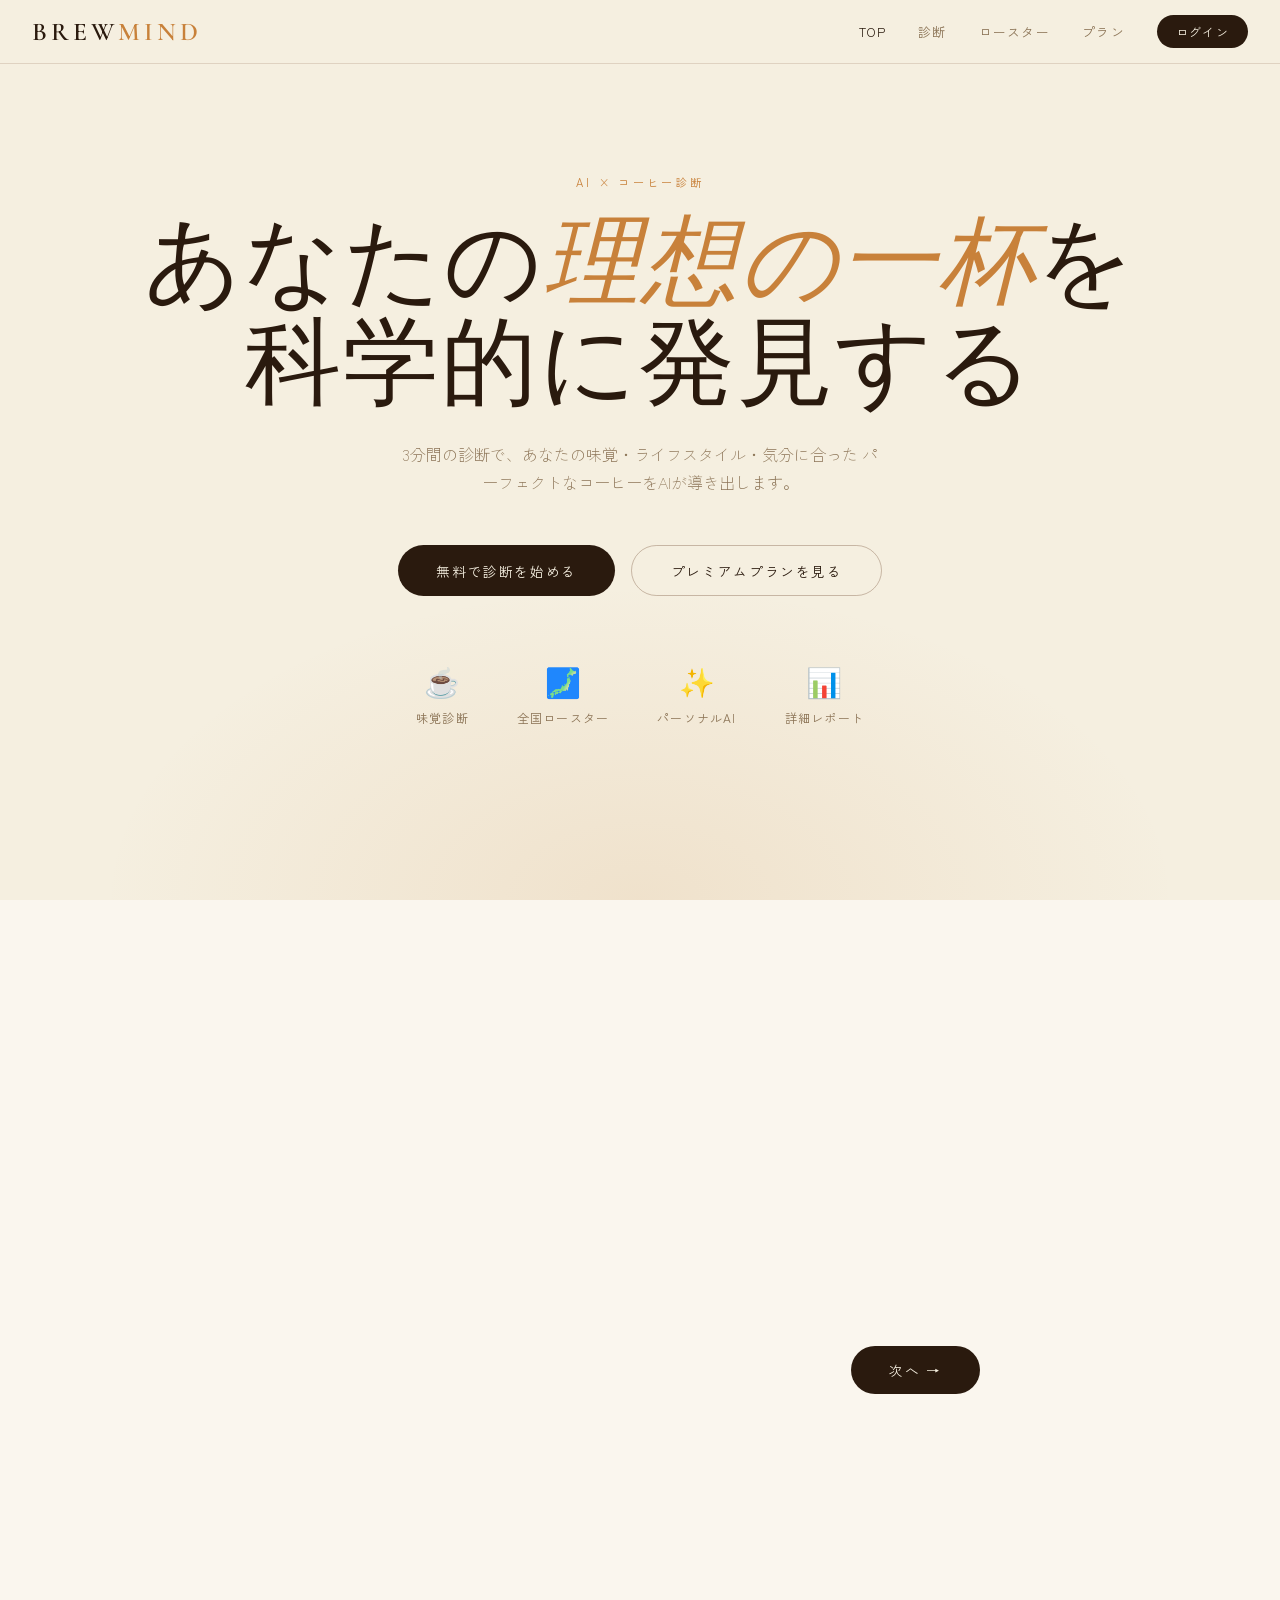
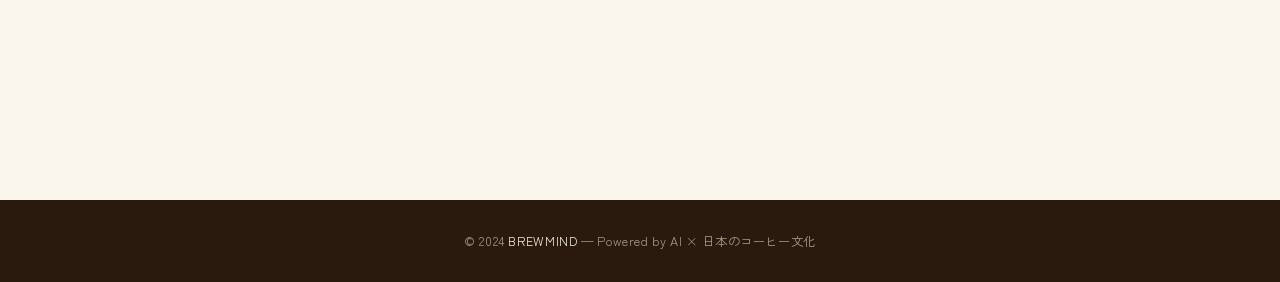
<file: coffee-ai-site.html>
<!DOCTYPE html>
<html lang="ja">
<head>
<meta charset="UTF-8">
<meta name="viewport" content="width=device-width, initial-scale=1.0">
<title>BREWMIND — あなただけのコーヒー診断</title>
<link rel="preconnect" href="https://fonts.googleapis.com">
<link href="https://fonts.googleapis.com/css2?family=Cormorant+Garamond:ital,wght@0,300;0,400;0,600;1,300;1,400&family=Zen+Kaku+Gothic+New:wght@300;400;500&display=swap" rel="stylesheet">
<style>
:root {
  --cream: #F5EFE0;
  --cream-dark: #EDE3CC;
  --espresso: #2A1A0E;
  --roast: #5C3317;
  --caramel: #C8813A;
  --gold: #D4A853;
  --milk: #FAF6EE;
  --muted: #8B7355;
  --border: rgba(92,51,23,0.15);
  --border-strong: rgba(92,51,23,0.3);
  --shadow: 0 4px 24px rgba(42,26,14,0.08);
  --radius: 16px;
  --font-serif: 'Cormorant Garamond', serif;
  --font-sans: 'Zen Kaku Gothic New', sans-serif;
}

* { box-sizing: border-box; margin: 0; padding: 0; }

body {
  font-family: var(--font-sans);
  background: var(--cream);
  color: var(--espresso);
  min-height: 100vh;
  overflow-x: hidden;
}

/* NAV */
nav {
  position: fixed; top: 0; left: 0; right: 0; z-index: 100;
  background: rgba(245,239,224,0.92);
  backdrop-filter: blur(12px);
  border-bottom: 0.5px solid var(--border);
  padding: 0 2rem;
  display: flex; align-items: center; justify-content: space-between;
  height: 64px;
}
.nav-logo {
  font-family: var(--font-serif);
  font-size: 1.6rem;
  font-weight: 600;
  letter-spacing: 0.15em;
  color: var(--espresso);
}
.nav-logo span { color: var(--caramel); }
.nav-links { display: flex; gap: 2rem; align-items: center; }
.nav-links a {
  font-size: 0.8rem;
  letter-spacing: 0.1em;
  color: var(--muted);
  text-decoration: none;
  text-transform: uppercase;
  cursor: pointer;
  transition: color 0.2s;
}
.nav-links a:hover, .nav-links a.active { color: var(--espresso); }
.nav-cta {
  background: var(--espresso) !important;
  color: var(--cream) !important;
  padding: 0.5rem 1.2rem !important;
  border-radius: 100px;
  font-size: 0.75rem !important;
  letter-spacing: 0.12em;
}
.nav-cta:hover { background: var(--roast) !important; }

/* SECTIONS */
section { display: none; padding-top: 64px; min-height: 100vh; }
section.active { display: block; }

/* HERO */
#hero {
  display: flex; flex-direction: column;
  align-items: center; justify-content: center;
  text-align: center;
  min-height: 100vh;
  background:
    radial-gradient(ellipse 60% 50% at 50% 100%, rgba(200,129,58,0.12) 0%, transparent 70%),
    var(--cream);
  padding: 64px 2rem 4rem;
}
.hero-eyebrow {
  font-size: 0.7rem;
  letter-spacing: 0.3em;
  color: var(--caramel);
  text-transform: uppercase;
  margin-bottom: 1.5rem;
}
.hero-title {
  font-family: var(--font-serif);
  font-size: clamp(3rem, 8vw, 6rem);
  font-weight: 300;
  line-height: 1.05;
  letter-spacing: 0.02em;
  margin-bottom: 1.5rem;
  color: var(--espresso);
}
.hero-title em { font-style: italic; color: var(--caramel); }
.hero-sub {
  font-size: 1rem;
  color: var(--muted);
  line-height: 1.8;
  max-width: 480px;
  margin: 0 auto 3rem;
  font-weight: 300;
}
.hero-btns { display: flex; gap: 1rem; flex-wrap: wrap; justify-content: center; }
.btn-primary {
  background: var(--espresso);
  color: var(--cream);
  border: none;
  padding: 0.9rem 2.4rem;
  border-radius: 100px;
  font-family: var(--font-sans);
  font-size: 0.85rem;
  letter-spacing: 0.12em;
  cursor: pointer;
  transition: background 0.2s, transform 0.15s;
}
.btn-primary:hover { background: var(--roast); transform: translateY(-1px); }
.btn-outline {
  background: transparent;
  color: var(--espresso);
  border: 1px solid var(--border-strong);
  padding: 0.9rem 2.4rem;
  border-radius: 100px;
  font-family: var(--font-sans);
  font-size: 0.85rem;
  letter-spacing: 0.12em;
  cursor: pointer;
  transition: all 0.2s;
}
.btn-outline:hover { background: var(--espresso); color: var(--cream); }

.hero-features {
  display: flex; gap: 3rem;
  margin-top: 4rem;
  flex-wrap: wrap; justify-content: center;
}
.hero-feature {
  text-align: center;
}
.hero-feature-icon {
  font-size: 1.8rem;
  margin-bottom: 0.5rem;
}
.hero-feature-label {
  font-size: 0.75rem;
  letter-spacing: 0.1em;
  color: var(--muted);
  text-transform: uppercase;
}

/* QUIZ */
#quiz {
  background: var(--milk);
  min-height: 100vh;
  display: flex;
  align-items: center;
  justify-content: center;
  padding: 64px 1rem 4rem;
}
.quiz-container {
  max-width: 680px;
  width: 100%;
  margin: 0 auto;
}
.quiz-progress {
  display: flex; gap: 4px; margin-bottom: 2.5rem;
}
.progress-bar {
  height: 3px;
  flex: 1;
  background: var(--border);
  border-radius: 2px;
  overflow: hidden;
}
.progress-bar.done { background: var(--caramel); }
.progress-bar.active { background: linear-gradient(90deg, var(--caramel), var(--gold)); }

.quiz-step { display: none; }
.quiz-step.active { display: block; animation: fadeUp 0.4s ease; }

@keyframes fadeUp {
  from { opacity: 0; transform: translateY(16px); }
  to { opacity: 1; transform: translateY(0); }
}

.quiz-category {
  font-size: 0.7rem;
  letter-spacing: 0.25em;
  color: var(--caramel);
  text-transform: uppercase;
  margin-bottom: 0.8rem;
}
.quiz-question {
  font-family: var(--font-serif);
  font-size: clamp(1.6rem, 4vw, 2.4rem);
  font-weight: 300;
  line-height: 1.3;
  margin-bottom: 0.6rem;
  color: var(--espresso);
}
.quiz-hint {
  font-size: 0.85rem;
  color: var(--muted);
  margin-bottom: 2rem;
  font-weight: 300;
}
.quiz-options {
  display: grid; gap: 0.75rem;
  grid-template-columns: 1fr;
}
.quiz-options.two-col { grid-template-columns: 1fr 1fr; }
.quiz-option {
  background: white;
  border: 1.5px solid var(--border);
  border-radius: var(--radius);
  padding: 1.1rem 1.4rem;
  cursor: pointer;
  transition: all 0.2s;
  text-align: left;
  display: flex; align-items: center; gap: 1rem;
}
.quiz-option:hover { border-color: var(--caramel); background: #FFFCF7; }
.quiz-option.selected { border-color: var(--caramel); background: rgba(200,129,58,0.06); }
.option-icon { font-size: 1.6rem; flex-shrink: 0; }
.option-label { font-size: 0.95rem; font-weight: 400; color: var(--espresso); }
.option-desc { font-size: 0.78rem; color: var(--muted); margin-top: 2px; font-weight: 300; }

.quiz-nav {
  display: flex; justify-content: space-between; align-items: center;
  margin-top: 2.5rem;
}
.btn-back {
  background: none;
  border: none;
  color: var(--muted);
  font-family: var(--font-sans);
  font-size: 0.85rem;
  cursor: pointer;
  letter-spacing: 0.05em;
  padding: 0.5rem;
}
.btn-back:hover { color: var(--espresso); }

/* RESULT */
#result {
  background: var(--cream);
  min-height: 100vh;
  padding: 64px 1rem 6rem;
}
.result-inner {
  max-width: 800px;
  margin: 0 auto;
  padding-top: 3rem;
}
.result-hero {
  text-align: center;
  margin-bottom: 3rem;
}
.result-type {
  font-size: 0.7rem;
  letter-spacing: 0.3em;
  color: var(--caramel);
  text-transform: uppercase;
  margin-bottom: 1rem;
}
.result-name {
  font-family: var(--font-serif);
  font-size: clamp(2.5rem, 7vw, 4.5rem);
  font-weight: 300;
  line-height: 1.1;
  color: var(--espresso);
  margin-bottom: 1rem;
}
.result-name em { font-style: italic; color: var(--caramel); }
.result-tagline {
  font-size: 1rem;
  color: var(--muted);
  font-weight: 300;
  line-height: 1.7;
  max-width: 520px;
  margin: 0 auto;
}

.result-grid {
  display: grid;
  grid-template-columns: 1fr 1fr;
  gap: 1.5rem;
  margin-bottom: 2rem;
}
.result-card {
  background: white;
  border-radius: var(--radius);
  border: 0.5px solid var(--border);
  padding: 1.5rem;
}
.result-card-title {
  font-size: 0.7rem;
  letter-spacing: 0.2em;
  color: var(--caramel);
  text-transform: uppercase;
  margin-bottom: 1rem;
}
.flavor-tags {
  display: flex; flex-wrap: wrap; gap: 0.5rem;
}
.flavor-tag {
  background: var(--cream);
  border: 0.5px solid var(--border-strong);
  border-radius: 100px;
  padding: 0.35rem 0.9rem;
  font-size: 0.8rem;
  color: var(--espresso);
}
.brew-method {
  display: flex; align-items: center; gap: 0.75rem;
  margin-bottom: 0.75rem;
}
.brew-icon { font-size: 1.4rem; }
.brew-name { font-size: 0.9rem; font-weight: 400; }
.brew-reason { font-size: 0.78rem; color: var(--muted); font-weight: 300; }

.origin-bar {
  display: flex; gap: 0.5rem; align-items: center; margin-bottom: 0.6rem;
}
.origin-name { font-size: 0.85rem; min-width: 80px; }
.origin-track {
  flex: 1; height: 6px; background: var(--cream-dark); border-radius: 4px; overflow: hidden;
}
.origin-fill {
  height: 100%; background: linear-gradient(90deg, var(--roast), var(--caramel));
  border-radius: 4px;
  transition: width 1s ease;
}

.result-roasters {
  background: white;
  border-radius: var(--radius);
  border: 0.5px solid var(--border);
  padding: 1.5rem;
  margin-bottom: 2rem;
}
.roaster-preview {
  display: grid; grid-template-columns: repeat(3, 1fr); gap: 1rem;
}
.roaster-mini {
  text-align: center;
  padding: 1rem;
  border-radius: 12px;
  background: var(--cream);
  border: 0.5px solid var(--border);
}
.roaster-mini-name { font-size: 0.82rem; font-weight: 500; color: var(--espresso); }
.roaster-mini-loc { font-size: 0.72rem; color: var(--muted); margin-top: 2px; }
.roaster-mini-badge {
  display: inline-block;
  background: rgba(200,129,58,0.12);
  color: var(--roast);
  font-size: 0.68rem;
  padding: 0.2rem 0.6rem;
  border-radius: 100px;
  margin-top: 0.4rem;
}
.blur-overlay {
  position: relative;
}
.blur-overlay::after {
  content: '';
  position: absolute;
  bottom: 0; left: 0; right: 0;
  height: 80px;
  background: linear-gradient(transparent, white);
  border-radius: 0 0 12px 12px;
}

.upgrade-banner {
  background: var(--espresso);
  border-radius: var(--radius);
  padding: 2.5rem;
  text-align: center;
  color: var(--cream);
  margin-bottom: 2rem;
}
.upgrade-banner h3 {
  font-family: var(--font-serif);
  font-size: 1.8rem;
  font-weight: 300;
  margin-bottom: 0.75rem;
  letter-spacing: 0.02em;
}
.upgrade-banner p {
  font-size: 0.9rem;
  color: rgba(245,239,224,0.7);
  margin-bottom: 1.5rem;
  font-weight: 300;
  line-height: 1.6;
}
.btn-gold {
  background: var(--gold);
  color: var(--espresso);
  border: none;
  padding: 0.9rem 2.4rem;
  border-radius: 100px;
  font-family: var(--font-sans);
  font-size: 0.85rem;
  font-weight: 500;
  letter-spacing: 0.1em;
  cursor: pointer;
  transition: all 0.2s;
}
.btn-gold:hover { background: var(--caramel); color: white; }

/* ROASTERS PAGE */
#roasters {
  background: var(--milk);
  min-height: 100vh;
  padding: 64px 1.5rem 6rem;
}
.page-header {
  max-width: 900px;
  margin: 0 auto;
  padding-top: 3rem;
  margin-bottom: 2.5rem;
}
.page-eyebrow {
  font-size: 0.7rem;
  letter-spacing: 0.3em;
  color: var(--caramel);
  text-transform: uppercase;
  margin-bottom: 0.75rem;
}
.page-title {
  font-family: var(--font-serif);
  font-size: clamp(2rem, 5vw, 3.2rem);
  font-weight: 300;
  line-height: 1.2;
  color: var(--espresso);
  margin-bottom: 0.5rem;
}
.page-sub {
  font-size: 0.9rem;
  color: var(--muted);
  font-weight: 300;
  line-height: 1.7;
}

.roaster-filters {
  max-width: 900px;
  margin: 0 auto 2rem;
  display: flex; gap: 0.75rem; flex-wrap: wrap;
}
.filter-btn {
  background: white;
  border: 1px solid var(--border);
  border-radius: 100px;
  padding: 0.45rem 1.1rem;
  font-family: var(--font-sans);
  font-size: 0.8rem;
  letter-spacing: 0.05em;
  color: var(--muted);
  cursor: pointer;
  transition: all 0.2s;
}
.filter-btn:hover, .filter-btn.active {
  background: var(--espresso); color: var(--cream); border-color: var(--espresso);
}

.roasters-grid {
  max-width: 900px;
  margin: 0 auto;
  display: grid;
  grid-template-columns: repeat(auto-fill, minmax(260px, 1fr));
  gap: 1.25rem;
}
.roaster-card {
  background: white;
  border-radius: var(--radius);
  border: 0.5px solid var(--border);
  overflow: hidden;
  transition: box-shadow 0.2s, transform 0.2s;
  cursor: pointer;
}
.roaster-card:hover { box-shadow: var(--shadow); transform: translateY(-2px); }
.roaster-card-top {
  height: 80px;
  display: flex; align-items: center; justify-content: center;
  font-size: 2.5rem;
}
.roaster-card-body { padding: 1.2rem 1.25rem; }
.roaster-card-name {
  font-family: var(--font-serif);
  font-size: 1.2rem;
  font-weight: 400;
  margin-bottom: 0.25rem;
  color: var(--espresso);
}
.roaster-card-loc {
  font-size: 0.75rem;
  color: var(--muted);
  letter-spacing: 0.06em;
  margin-bottom: 0.8rem;
  display: flex; align-items: center; gap: 0.3rem;
}
.roaster-card-tags { display: flex; flex-wrap: wrap; gap: 0.4rem; }
.roaster-tag {
  background: var(--cream);
  border: 0.5px solid var(--border-strong);
  border-radius: 100px;
  padding: 0.2rem 0.65rem;
  font-size: 0.72rem;
  color: var(--roast);
}
.roaster-card-footer {
  padding: 0.8rem 1.25rem;
  border-top: 0.5px solid var(--border);
  display: flex; justify-content: space-between; align-items: center;
}
.roaster-rating { font-size: 0.8rem; color: var(--muted); }
.roaster-rating span { color: var(--gold); }

/* PLANS */
#plans {
  background: var(--cream);
  min-height: 100vh;
  padding: 64px 1.5rem 6rem;
}
.plans-inner {
  max-width: 900px;
  margin: 0 auto;
  padding-top: 3rem;
  text-align: center;
}
.plans-title {
  font-family: var(--font-serif);
  font-size: clamp(2.2rem, 5vw, 3.4rem);
  font-weight: 300;
  color: var(--espresso);
  margin-bottom: 0.75rem;
}
.plans-sub {
  font-size: 0.95rem;
  color: var(--muted);
  font-weight: 300;
  margin-bottom: 3rem;
}
.plans-grid {
  display: grid;
  grid-template-columns: repeat(3, 1fr);
  gap: 1.5rem;
  text-align: left;
}
.plan-card {
  background: white;
  border-radius: var(--radius);
  border: 1px solid var(--border);
  padding: 2rem 1.75rem;
  position: relative;
}
.plan-card.featured {
  border-color: var(--caramel);
  border-width: 2px;
}
.plan-badge {
  position: absolute; top: -1px; left: 50%; transform: translateX(-50%);
  background: var(--caramel);
  color: white;
  font-size: 0.68rem;
  letter-spacing: 0.15em;
  text-transform: uppercase;
  padding: 0.3rem 1rem;
  border-radius: 0 0 8px 8px;
}
.plan-name {
  font-family: var(--font-serif);
  font-size: 1.4rem;
  font-weight: 400;
  color: var(--espresso);
  margin-bottom: 0.25rem;
}
.plan-price {
  font-size: 2.4rem;
  font-weight: 300;
  color: var(--espresso);
  line-height: 1;
  margin: 1rem 0 0.25rem;
}
.plan-price sup { font-size: 1rem; vertical-align: top; margin-top: 0.4rem; }
.plan-price sub { font-size: 0.8rem; color: var(--muted); }
.plan-period { font-size: 0.78rem; color: var(--muted); margin-bottom: 1.5rem; }
.plan-divider { height: 0.5px; background: var(--border); margin: 1.5rem 0; }
.plan-features { list-style: none; }
.plan-features li {
  font-size: 0.85rem;
  color: var(--espresso);
  padding: 0.45rem 0;
  display: flex; align-items: flex-start; gap: 0.6rem;
  line-height: 1.4;
  font-weight: 300;
}
.feat-check { color: var(--caramel); flex-shrink: 0; margin-top: 1px; }
.feat-x { color: var(--border-strong); flex-shrink: 0; margin-top: 1px; }
.plan-cta {
  width: 100%;
  margin-top: 1.75rem;
  padding: 0.85rem;
  border-radius: 100px;
  font-family: var(--font-sans);
  font-size: 0.85rem;
  letter-spacing: 0.1em;
  cursor: pointer;
  border: 1.5px solid var(--espresso);
  background: transparent;
  color: var(--espresso);
  transition: all 0.2s;
}
.plan-card.featured .plan-cta {
  background: var(--espresso); color: var(--cream);
}
.plan-cta:hover { background: var(--espresso); color: var(--cream); }

/* LOADING */
.loading-overlay {
  position: fixed; inset: 0; z-index: 200;
  background: var(--cream);
  display: flex; flex-direction: column;
  align-items: center; justify-content: center;
  gap: 1.5rem;
}
.loading-overlay.hidden { display: none; }
.coffee-anim {
  width: 60px; height: 60px;
  border: 3px solid var(--border);
  border-top-color: var(--caramel);
  border-radius: 50%;
  animation: spin 1s linear infinite;
}
@keyframes spin { to { transform: rotate(360deg); } }
.loading-text {
  font-family: var(--font-serif);
  font-size: 1.2rem;
  color: var(--muted);
  font-style: italic;
}
.loading-steps { font-size: 0.8rem; color: var(--muted); letter-spacing: 0.05em; }

/* MODAL */
.modal-overlay {
  position: fixed; inset: 0; z-index: 300;
  background: rgba(42,26,14,0.6);
  display: flex; align-items: center; justify-content: center;
  padding: 1rem;
}
.modal-overlay.hidden { display: none; }
.modal {
  background: white;
  border-radius: var(--radius);
  padding: 2.5rem;
  max-width: 480px;
  width: 100%;
  position: relative;
}
.modal-close {
  position: absolute; top: 1rem; right: 1rem;
  background: none; border: none; font-size: 1.2rem; cursor: pointer;
  color: var(--muted);
}
.modal-title {
  font-family: var(--font-serif);
  font-size: 1.8rem; font-weight: 300;
  margin-bottom: 0.5rem;
}
.modal-sub { font-size: 0.85rem; color: var(--muted); margin-bottom: 1.5rem; font-weight: 300; }
.modal-input {
  width: 100%;
  border: 1px solid var(--border-strong);
  border-radius: 10px;
  padding: 0.85rem 1rem;
  font-family: var(--font-sans);
  font-size: 0.9rem;
  color: var(--espresso);
  background: var(--cream);
  margin-bottom: 1rem;
  outline: none;
}
.modal-input:focus { border-color: var(--caramel); }

/* FREE user gate */
.premium-gate {
  background: var(--espresso);
  border-radius: var(--radius);
  padding: 3rem 2rem;
  text-align: center;
  color: var(--cream);
}
.premium-gate h3 {
  font-family: var(--font-serif);
  font-size: 2rem; font-weight: 300; margin-bottom: 0.75rem;
}
.premium-gate p { font-size: 0.9rem; color: rgba(245,239,224,0.7); margin-bottom: 1.5rem; font-weight: 300; }

/* FOOTER */
footer {
  background: var(--espresso);
  color: rgba(245,239,224,0.6);
  text-align: center;
  padding: 2rem;
  font-size: 0.78rem;
  letter-spacing: 0.05em;
}
footer strong { color: var(--cream); font-weight: 400; }

@media (max-width: 640px) {
  .plans-grid { grid-template-columns: 1fr; }
  .result-grid { grid-template-columns: 1fr; }
  .roaster-preview { grid-template-columns: 1fr 1fr; }
  .quiz-options.two-col { grid-template-columns: 1fr; }
}
</style>
</head>
<body>

<nav>
  <div class="nav-logo">BREW<span>MIND</span></div>
  <div class="nav-links">
    <a onclick="showSection('hero')" class="active" id="nav-hero">TOP</a>
    <a onclick="startQuiz()" id="nav-quiz">診断</a>
    <a onclick="showRoasters()" id="nav-roasters">ロースター</a>
    <a onclick="showSection('plans')" id="nav-plans">プラン</a>
    <a onclick="openLogin()" class="nav-cta">ログイン</a>
  </div>
</nav>

<!-- LOADING -->
<div class="loading-overlay hidden" id="loading">
  <div class="coffee-anim"></div>
  <div class="loading-text">あなたのコーヒーを分析中…</div>
  <div class="loading-steps" id="loading-step">好みのプロファイルを構築しています</div>
</div>

<!-- LOGIN MODAL -->
<div class="modal-overlay hidden" id="login-modal">
  <div class="modal">
    <button class="modal-close" onclick="closeLogin()">✕</button>
    <div class="modal-title">おかえりなさい</div>
    <div class="modal-sub">アカウントにサインインして、診断履歴やプレミアム機能をご利用ください。</div>
    <input class="modal-input" type="email" placeholder="メールアドレス">
    <input class="modal-input" type="password" placeholder="パスワード">
    <button class="btn-primary" style="width:100%;margin-bottom:1rem;" onclick="closeLogin()">サインイン</button>
    <div style="text-align:center;font-size:0.8rem;color:var(--muted)">
      アカウントをお持ちでない方は <a href="#" onclick="closeLogin();showSection('plans')" style="color:var(--caramel);text-decoration:none">新規登録</a>
    </div>
  </div>
</div>

<!-- HERO -->
<section id="hero" class="active">
  <div class="hero-eyebrow">AI × コーヒー診断</div>
  <div class="hero-title">
    あなたの<em>理想の一杯</em>を<br>科学的に発見する
  </div>
  <p class="hero-sub">
    3分間の診断で、あなたの味覚・ライフスタイル・気分に合った
    パーフェクトなコーヒーをAIが導き出します。
  </p>
  <div class="hero-btns">
    <button class="btn-primary" onclick="startQuiz()">無料で診断を始める</button>
    <button class="btn-outline" onclick="showSection('plans')">プレミアムプランを見る</button>
  </div>
  <div class="hero-features">
    <div class="hero-feature">
      <div class="hero-feature-icon">☕</div>
      <div class="hero-feature-label">味覚診断</div>
    </div>
    <div class="hero-feature">
      <div class="hero-feature-icon">🗾</div>
      <div class="hero-feature-label">全国ロースター</div>
    </div>
    <div class="hero-feature">
      <div class="hero-feature-icon">✨</div>
      <div class="hero-feature-label">パーソナルAI</div>
    </div>
    <div class="hero-feature">
      <div class="hero-feature-icon">📊</div>
      <div class="hero-feature-label">詳細レポート</div>
    </div>
  </div>
</section>

<!-- QUIZ -->
<section id="quiz">
  <div class="quiz-container">
    <div class="quiz-progress" id="quiz-progress"></div>
    <div id="quiz-steps"></div>
    <div class="quiz-nav">
      <button class="btn-back" id="btn-back" onclick="quizBack()" style="visibility:hidden">← 戻る</button>
      <button class="btn-primary" id="btn-next" onclick="quizNext()" disabled>次へ →</button>
    </div>
  </div>
</section>

<!-- RESULT -->
<section id="result">
  <div class="result-inner" id="result-content"></div>
</section>

<!-- ROASTERS -->
<section id="roasters">
  <div class="page-header">
    <div class="page-eyebrow">全国のスペシャルティコーヒー</div>
    <div class="page-title">日本のロースターを発見する</div>
    <p class="page-sub">北海道から沖縄まで、こだわりのロースターを地域・スタイル別に探せます。</p>
  </div>
  <div id="roasters-content"></div>
</section>

<!-- PLANS -->
<section id="plans">
  <div class="plans-inner">
    <div class="page-eyebrow">料金プラン</div>
    <div class="plans-title">あなたのコーヒーライフを<br>もっと豊かに</div>
    <p class="plans-sub">無料から始めて、いつでもアップグレード可能</p>
    <div class="plans-grid">
      <div class="plan-card">
        <div class="plan-name">フリー</div>
        <div class="plan-price"><sup>¥</sup>0</div>
        <div class="plan-period">永久無料</div>
        <div class="plan-divider"></div>
        <ul class="plan-features">
          <li><span class="feat-check">✓</span> AI診断（月3回）</li>
          <li><span class="feat-check">✓</span> 基本結果の確認</li>
          <li><span class="feat-check">✓</span> おすすめ豆の提案</li>
          <li><span class="feat-x">—</span> <span style="color:var(--muted)">全国ロースター検索</span></li>
          <li><span class="feat-x">—</span> <span style="color:var(--muted)">詳細フレーバーレポート</span></li>
          <li><span class="feat-x">—</span> <span style="color:var(--muted)">診断履歴の保存</span></li>
        </ul>
        <button class="plan-cta" onclick="startQuiz()">無料で始める</button>
      </div>

      <div class="plan-card featured">
        <div class="plan-badge">人気 No.1</div>
        <div class="plan-name">スタンダード</div>
        <div class="plan-price"><sup>¥</sup>680<sub>/月</sub></div>
        <div class="plan-period">年払いで¥550/月</div>
        <div class="plan-divider"></div>
        <ul class="plan-features">
          <li><span class="feat-check">✓</span> AI診断（無制限）</li>
          <li><span class="feat-check">✓</span> 詳細フレーバーレポート</li>
          <li><span class="feat-check">✓</span> 全国ロースター検索・閲覧</li>
          <li><span class="feat-check">✓</span> 診断履歴の保存（12ヶ月）</li>
          <li><span class="feat-check">✓</span> マップで探すロースター</li>
          <li><span class="feat-x">—</span> <span style="color:var(--muted)">プロバリスタ監修コメント</span></li>
        </ul>
        <button class="plan-cta" onclick="openLogin()">スタートする</button>
      </div>

      <div class="plan-card">
        <div class="plan-name">プレミアム</div>
        <div class="plan-price"><sup>¥</sup>1,480<sub>/月</sub></div>
        <div class="plan-period">年払いで¥1,180/月</div>
        <div class="plan-divider"></div>
        <ul class="plan-features">
          <li><span class="feat-check">✓</span> スタンダードの全機能</li>
          <li><span class="feat-check">✓</span> プロバリスタ監修コメント</li>
          <li><span class="feat-check">✓</span> 季節限定豆の先行案内</li>
          <li><span class="feat-check">✓</span> ロースター直接問い合わせ</li>
          <li><span class="feat-check">✓</span> コーヒー日記機能</li>
          <li><span class="feat-check">✓</span> 優先サポート</li>
        </ul>
        <button class="plan-cta" onclick="openLogin()">スタートする</button>
      </div>
    </div>
  </div>
</section>

<footer>
  &copy; 2024 <strong>BREWMIND</strong> — Powered by AI × 日本のコーヒー文化
</footer>

<script>
// ===== STATE =====
let currentStep = 0;
let answers = {};
let isPremium = false;

// ===== QUIZ DATA =====
const quizSteps = [
  {
    id: 'time',
    category: '☀️ 生活スタイル',
    question: 'コーヒーを飲むのはいつですか？',
    hint: 'メインで飲む時間帯を教えてください',
    options: [
      { icon: '🌅', label: '朝一番（起き抜け）', desc: '目覚めの一杯', value: 'morning' },
      { icon: '💼', label: '仕事中・午前', desc: '集中力を高めたい', value: 'work-am' },
      { icon: '🍽️', label: '食後・午後', desc: '食事の締めに', value: 'after-meal' },
      { icon: '🌙', label: '夜・リラックス時', desc: 'ゆったり過ごしたい', value: 'evening' },
    ]
  },
  {
    id: 'feeling',
    category: '💭 気分・目的',
    question: 'コーヒーに求めるものは？',
    hint: '今のあなたの気持ちに近いものを選んでください',
    options: [
      { icon: '⚡', label: '覚醒・集中', desc: 'しっかり目を覚ましたい', value: 'focus' },
      { icon: '🧘', label: '癒し・リラックス', desc: 'ほっとしたい', value: 'relax' },
      { icon: '😊', label: '楽しみ・趣味', desc: '風味を楽しみたい', value: 'enjoy' },
      { icon: '🤝', label: '会話・コミュニケーション', desc: '誰かと一緒に', value: 'social' },
    ]
  },
  {
    id: 'taste',
    category: '👅 味覚プロファイル',
    question: '好きな味の方向性は？',
    hint: '直感で選んでください',
    layout: 'two-col',
    options: [
      { icon: '🍫', label: 'コクのある苦味', desc: 'ビター・チョコレート系', value: 'bitter' },
      { icon: '🍋', label: 'さわやかな酸味', desc: 'フルーティー・明るい', value: 'acidic' },
      { icon: '🍯', label: '甘くまろやか', desc: 'キャラメル・ナッツ系', value: 'sweet' },
      { icon: '🌿', label: 'すっきりクリーン', desc: 'クリア・後味が軽い', value: 'clean' },
    ]
  },
  {
    id: 'milk',
    category: '🥛 スタイル',
    question: 'ミルクやシロップは入れますか？',
    hint: 'いつもの飲み方を教えてください',
    options: [
      { icon: '☕', label: 'ブラックのみ', desc: '豆の風味をそのまま楽しむ', value: 'black' },
      { icon: '🥛', label: 'ミルク・ラテ系', desc: 'まろやかに飲みたい', value: 'milk' },
      { icon: '🍬', label: 'シロップ・甘め', desc: '甘いのが好き', value: 'sweet' },
      { icon: '🎲', label: '気分による', desc: 'その日次第', value: 'varies' },
    ]
  },
  {
    id: 'experience',
    category: '📚 コーヒー経験',
    question: 'コーヒーとの関わり方は？',
    hint: 'あなたの現在地を教えてください',
    options: [
      { icon: '🌱', label: 'コーヒー初心者', desc: 'これから深めていきたい', value: 'beginner' },
      { icon: '☕', label: 'カフェ好き', desc: '色々なお店を巡るのが好き', value: 'cafe-lover' },
      { icon: '🏠', label: 'ホームバリスタ', desc: '自宅でこだわって淹れる', value: 'home-barista' },
      { icon: '🎓', label: 'コーヒーマニア', desc: '産地・品種まで気にする', value: 'geek' },
    ]
  },
];

// 経験レベルによって追加される質問
const conditionalSteps = {
  'home-barista': {
    id: 'brew-method',
    category: '⚙️ 抽出器具',
    question: '普段使っている器具は？',
    hint: '複数ある場合はメインのものを選んでください',
    options: [
      { icon: '🫗', label: 'ドリップ（ペーパー）', desc: 'ハンドドリップが好き', value: 'drip' },
      { icon: '🔴', label: 'エスプレッソマシン', desc: '本格的な抽出を楽しむ', value: 'espresso' },
      { icon: '🟡', label: 'フレンチプレス', desc: 'コクのある一杯を', value: 'french-press' },
      { icon: '⬛', label: 'AeroPress / 他', desc: 'いろいろ試している', value: 'aeropress' },
    ]
  },
  'geek': {
    id: 'origin-pref',
    category: '🌍 産地の好み',
    question: '好みの産地はありますか？',
    hint: '直感でOKです',
    options: [
      { icon: '🇪🇹', label: 'エチオピア', desc: 'フルーティー・花のような香り', value: 'ethiopia' },
      { icon: '🇯🇲', label: '中南米（コロンビア等）', desc: 'バランスよくナッツ感', value: 'latin' },
      { icon: '🇮🇩', label: 'アジア（インドネシア等）', desc: 'どっしりしたコク', value: 'asia' },
      { icon: '🌐', label: '産地より焙煎度重視', desc: '浅・中・深で選びたい', value: 'roast-level' },
    ]
  }
};

// ===== QUIZ INIT =====
function buildQuizSteps() {
  const allSteps = [...quizSteps];
  // 経験レベルの回答に応じて条件分岐ステップを追加
  const expAnswer = answers['experience'];
  if (expAnswer && conditionalSteps[expAnswer]) {
    allSteps.splice(5, 0, conditionalSteps[expAnswer]);
  }
  return allSteps;
}

let activeSteps = [];

function startQuiz() {
  answers = {};
  currentStep = 0;
  activeSteps = [...quizSteps];
  renderQuiz();
  showSection('quiz');
}

function renderQuiz() {
  const stepsEl = document.getElementById('quiz-steps');
  const progressEl = document.getElementById('quiz-progress');

  // Progress bars
  progressEl.innerHTML = activeSteps.map((_, i) =>
    `<div class="progress-bar ${i < currentStep ? 'done' : i === currentStep ? 'active' : ''}"></div>`
  ).join('');

  // Steps
  stepsEl.innerHTML = activeSteps.map((step, i) => `
    <div class="quiz-step ${i === currentStep ? 'active' : ''}" data-step="${i}">
      <div class="quiz-category">${step.category}</div>
      <div class="quiz-question">${step.question}</div>
      <div class="quiz-hint">${step.hint}</div>
      <div class="quiz-options ${step.layout === 'two-col' ? 'two-col' : ''}">
        ${step.options.map(opt => `
          <div class="quiz-option ${answers[step.id] === opt.value ? 'selected' : ''}"
               onclick="selectOption('${step.id}', '${opt.value}', this)">
            <span class="option-icon">${opt.icon}</span>
            <div>
              <div class="option-label">${opt.label}</div>
              <div class="option-desc">${opt.desc}</div>
            </div>
          </div>
        `).join('')}
      </div>
    </div>
  `).join('');

  document.getElementById('btn-back').style.visibility = currentStep === 0 ? 'hidden' : 'visible';
  document.getElementById('btn-next').disabled = !answers[activeSteps[currentStep].id];
  const isLast = currentStep === activeSteps.length - 1;
  document.getElementById('btn-next').textContent = isLast ? '診断結果を見る ✨' : '次へ →';
}

function selectOption(stepId, value, el) {
  el.closest('.quiz-options').querySelectorAll('.quiz-option').forEach(o => o.classList.remove('selected'));
  el.classList.add('selected');
  answers[stepId] = value;

  // 経験レベルで条件分岐ステップを挿入
  if (stepId === 'experience' && conditionalSteps[value]) {
    activeSteps = [...quizSteps];
    activeSteps.splice(5, 0, conditionalSteps[value]);
  } else if (stepId === 'experience') {
    activeSteps = [...quizSteps];
  }

  document.getElementById('btn-next').disabled = false;
}

function quizNext() {
  if (currentStep < activeSteps.length - 1) {
    currentStep++;
    renderQuiz();
  } else {
    showLoading();
  }
}

function quizBack() {
  if (currentStep > 0) {
    currentStep--;
    renderQuiz();
  }
}

// ===== LOADING & RESULT =====
const loadingMessages = [
  'フレーバーホイールを解析中…',
  '産地データと照合しています…',
  '焙煎プロファイルを最適化中…',
  'あなただけの一杯を発見しました！',
];

function showLoading() {
  document.getElementById('loading').classList.remove('hidden');
  let i = 0;
  const interval = setInterval(() => {
    if (i < loadingMessages.length) {
      document.getElementById('loading-step').textContent = loadingMessages[i++];
    } else {
      clearInterval(interval);
      document.getElementById('loading').classList.add('hidden');
      showResult();
    }
  }, 900);
}

function getResultProfile() {
  const taste = answers.taste;
  const time = answers.time;
  const exp = answers.experience;

  const profiles = {
    bitter: {
      name: 'ダーク ロースト', subtitle: 'エスプレッソ ソウル',
      tagline: 'しっかりとしたコクと力強い苦味に本質を見出す、本格派のコーヒー愛好者。',
      flavors: ['ダークチョコレート', 'ロースト', 'スモーキー', 'スパイス'],
      origins: [{ name: 'インドネシア', pct: 90 }, { name: 'ブラジル', pct: 75 }, { name: 'グアテマラ', pct: 60 }],
      brews: [
        { icon: '🔴', name: 'エスプレッソ', reason: '高圧抽出でコクを最大限に引き出す' },
        { icon: '🫗', name: 'フレンチプレス', reason: 'オイル成分を残し重厚な味わいに' },
      ]
    },
    acidic: {
      name: 'ライト & フルーティー', subtitle: 'スペシャルティ エクスプローラー',
      tagline: '果実のような華やかな酸味と繊細な香りを愛する、感性豊かなコーヒー探求者。',
      flavors: ['ベリー', 'シトラス', 'フローラル', 'ジャスミン'],
      origins: [{ name: 'エチオピア', pct: 95 }, { name: 'ケニア', pct: 85 }, { name: 'コロンビア', pct: 65 }],
      brews: [
        { icon: '🫗', name: 'ハンドドリップ', reason: '繊細なフレーバーを丁寧に引き出す' },
        { icon: '🧊', name: 'コールドブリュー', reason: 'フルーティーさを際立たせる低温抽出' },
      ]
    },
    sweet: {
      name: 'キャラメル & ナッツ', subtitle: 'コンフォート コーヒーラバー',
      tagline: '甘くまろやかな余韻とやさしいコクに癒しを求める、温かみのあるコーヒー好き。',
      flavors: ['キャラメル', 'ヘーゼルナッツ', 'バニラ', 'ブラウンシュガー'],
      origins: [{ name: 'コロンビア', pct: 88 }, { name: 'ブラジル', pct: 80 }, { name: 'ペルー', pct: 68 }],
      brews: [
        { icon: '☕', name: 'カフェラテ', reason: 'スチームミルクでさらに甘さを引き立てる' },
        { icon: '🫗', name: 'ドリップ（中煎り）', reason: 'バランスよくナッツ感を楽しめる' },
      ]
    },
    clean: {
      name: 'クリーン & バランス', subtitle: 'ピュアリスト',
      tagline: 'すっきりとした後味と透明感のある風味に美学を感じる、洗練されたコーヒー通。',
      flavors: ['アーモンド', 'クリーンアシッド', 'フレッシュ', 'ミルキー'],
      origins: [{ name: 'コスタリカ', pct: 90 }, { name: 'パナマ', pct: 82 }, { name: 'エクアドル', pct: 70 }],
      brews: [
        { icon: '🫗', name: 'ペーパードリップ', reason: '雑味を除きクリアな一杯に' },
        { icon: '⬛', name: 'AeroPress', reason: 'クリーンかつ濃度調整が自在' },
      ]
    }
  };
  return profiles[taste] || profiles['sweet'];
}

function showResult() {
  const profile = getResultProfile();
  const content = document.getElementById('result-content');

  content.innerHTML = `
    <div class="result-hero">
      <div class="result-type">あなたのコーヒータイプ</div>
      <div class="result-name">${profile.name}<br><em>${profile.subtitle}</em></div>
      <p class="result-tagline">${profile.tagline}</p>
    </div>

    <div class="result-grid">
      <div class="result-card">
        <div class="result-card-title">🍃 フレーバーノート</div>
        <div class="flavor-tags">
          ${profile.flavors.map(f => `<span class="flavor-tag">${f}</span>`).join('')}
        </div>
      </div>
      <div class="result-card">
        <div class="result-card-title">⚙️ おすすめ抽出方法</div>
        ${profile.brews.map(b => `
          <div class="brew-method">
            <span class="brew-icon">${b.icon}</span>
            <div>
              <div class="brew-name">${b.name}</div>
              <div class="brew-reason">${b.reason}</div>
            </div>
          </div>
        `).join('')}
      </div>
      <div class="result-card">
        <div class="result-card-title">🌍 おすすめ産地</div>
        ${profile.origins.map(o => `
          <div class="origin-bar">
            <span class="origin-name">${o.name}</span>
            <div class="origin-track">
              <div class="origin-fill" style="width:${o.pct}%"></div>
            </div>
          </div>
        `).join('')}
      </div>
      <div class="result-card">
        <div class="result-card-title">☕ 飲み方スタイル</div>
        <p style="font-size:0.85rem;line-height:1.7;font-weight:300;color:var(--muted)">
          ${answers.milk === 'black' ? 'ブラック派のあなたには、豆本来の風味をダイレクトに味わえるシングルオリジンがおすすめです。' :
            answers.milk === 'milk' ? 'ミルクと合わせるなら、しっかりとしたボディのブレンドや中〜深煎りの豆が相性抜群です。' :
            answers.milk === 'sweet' ? '甘めが好きなあなたには、キャラメルやチョコレート系のナチュラル精製豆がぴったりです。' :
            '気分で楽しめる汎用性の高い中煎りブレンドを常備しておくと幸せになれます。'}
        </p>
      </div>
    </div>

    <div class="result-roasters">
      <div style="display:flex;justify-content:space-between;align-items:center;margin-bottom:1.25rem;">
        <div class="result-card-title" style="margin:0">🗾 あなたにおすすめのロースター（一部）</div>
        <span style="font-size:0.75rem;color:var(--muted)">全国${roasters.length}店舗掲載</span>
      </div>
      <div class="blur-overlay">
        <div class="roaster-preview">
          ${getRecommendedRoasters(3).map(r => `
            <div class="roaster-mini">
              <div style="font-size:2rem;margin-bottom:0.4rem">${r.emoji}</div>
              <div class="roaster-mini-name">${r.name}</div>
              <div class="roaster-mini-loc">📍 ${r.prefecture}</div>
              <span class="roaster-mini-badge">${r.style}</span>
            </div>
          `).join('')}
        </div>
      </div>
    </div>

    <div class="upgrade-banner">
      <h3>全国${roasters.length}店舗のロースターを<em style="font-style:italic;color:var(--gold)">すべて見る</em></h3>
      <p>スタンダードプランで、あなたの診断結果に合ったロースターを地域・スタイル別に検索。マップ表示や詳細フレーバーレポートも利用できます。</p>
      <button class="btn-gold" onclick="showSection('plans')">プランを見る — ¥680/月〜</button>
    </div>

    <div style="text-align:center;margin-top:2rem;display:flex;gap:1rem;justify-content:center;flex-wrap:wrap">
      <button class="btn-outline" onclick="startQuiz()">もう一度診断する</button>
      <button class="btn-primary" onclick="showRoasters()">ロースターを見る</button>
    </div>
  `;

  showSection('result');
}

// ===== ROASTERS DATA =====
const roasters = [
  { name: 'ONIBUS COFFEE', prefecture: '東京', city: '目黒', emoji: '🏙️', style: 'スペシャルティ', tags: ['エチオピア', 'ナチュラル', '浅煎り'], rating: 4.8, region: 'kanto' },
  { name: 'Blue Bottle Coffee', prefecture: '東京', city: '清澄白河', emoji: '🫙', style: 'シングルオリジン', tags: ['コールドブリュー', 'バランス', '中煎り'], rating: 4.6, region: 'kanto' },
  { name: 'Fuglen Tokyo', prefecture: '東京', city: '渋谷', emoji: '🦅', style: '北欧スタイル', tags: ['浅煎り', 'クリーン', 'フルーティー'], rating: 4.7, region: 'kanto' },
  { name: 'LIGHT UP COFFEE', prefecture: '東京', city: '吉祥寺', emoji: '✨', style: 'スペシャルティ', tags: ['ゲイシャ', '浅煎り', '産地重視'], rating: 4.8, region: 'kanto' },
  { name: 'ABOUT US COFFEE', prefecture: '神奈川', city: '横浜', emoji: '🌊', style: 'カフェスタイル', tags: ['ブレンド', '飲みやすい', 'バランス'], rating: 4.5, region: 'kanto' },
  { name: 'Weekenders Coffee', prefecture: '京都', city: '富小路', emoji: '🏯', style: 'スペシャルティ', tags: ['ナチュラル', '浅煎り', '丁寧'], rating: 4.7, region: 'kansai' },
  { name: 'Kurasu Kyoto', prefecture: '京都', city: '京都駅前', emoji: '🍵', style: '日本＋オーストラリア', tags: ['フラットホワイト', 'シングル', '中煎り'], rating: 4.6, region: 'kansai' },
  { name: 'The Unir Coffee', prefecture: '京都', city: '城陽', emoji: '🏆', style: 'COE特化', tags: ['受賞豆', 'ゲイシャ', '最高品質'], rating: 4.9, region: 'kansai' },
  { name: 'MANU COFFEE', prefecture: '福岡', city: '薬院', emoji: '🌸', style: 'ロースタリー', tags: ['中煎り', 'ブレンド', '九州発'], rating: 4.7, region: 'kyushu' },
  { name: 'COFFEE COUNTY', prefecture: '福岡', city: '博多', emoji: '🦁', style: 'スペシャルティ', tags: ['エチオピア', '浅煎り', 'フルーティー'], rating: 4.8, region: 'kyushu' },
  { name: 'Morihico Coffee', prefecture: '北海道', city: '札幌', emoji: '❄️', style: 'クラシック', tags: ['深煎り', 'コク', '北海道'], rating: 4.6, region: 'hokkaido' },
  { name: 'ほろにが珈琲', prefecture: '北海道', city: '函館', emoji: '🏔️', style: 'こだわり焙煎', tags: ['深煎り', 'ビター', '老舗'], rating: 4.5, region: 'hokkaido' },
  { name: 'SWITCH COFFEE', prefecture: '大阪', city: '堀江', emoji: '🔀', style: 'スペシャルティ', tags: ['シングル', 'ナチュラル', '大阪発'], rating: 4.7, region: 'kansai' },
  { name: '丸山珈琲', prefecture: '長野', city: '小諸', emoji: '🏔️', style: '老舗スペシャルティ', tags: ['ゲイシャ', '産地厳選', '受賞歴多数'], rating: 4.9, region: 'chubu' },
  { name: 'TRUNK COFFEE', prefecture: '愛知', city: '名古屋', emoji: '🌳', style: 'スペシャルティ', tags: ['浅煎り', 'フルーティー', '中部'], rating: 4.7, region: 'chubu' },
  { name: 'OKINAWA CERRADO', prefecture: '沖縄', city: '那覇', emoji: '🌺', style: '沖縄発', tags: ['ブレンド', '南国感', '飲みやすい'], rating: 4.4, region: 'okinawa' },
];

function getRecommendedRoasters(n) {
  return roasters.slice(0, n);
}

// ===== ROASTERS PAGE =====
function showRoasters() {
  const content = document.getElementById('roasters-content');

  if (!isPremium) {
    content.innerHTML = `
      <div style="max-width:680px;margin:0 auto;padding:0 1rem;">
        <div class="premium-gate">
          <h3>🗾 全国${roasters.length}店舗を一気見</h3>
          <p>スタンダードプランにアップグレードすると、全国のスペシャルティコーヒーロースターを地域・スタイルで絞り込んで検索できます。診断結果との相性表示、マップ表示も対応。</p>
          <button class="btn-gold" onclick="showSection('plans')">プランを見る — ¥680/月〜</button>
          <div style="margin-top:1.5rem">
            <button class="btn-outline" style="color:rgba(245,239,224,0.7);border-color:rgba(245,239,224,0.3)" onclick="previewRoasters()">一部だけプレビューする（無料）</button>
          </div>
        </div>
        <div id="roaster-preview-area"></div>
      </div>`;
  } else {
    renderFullRoasters('all');
  }

  showSection('roasters');
}

function previewRoasters() {
  const area = document.getElementById('roaster-preview-area');
  area.innerHTML = `
    <div style="margin-top:2rem">
      <div style="font-size:0.75rem;letter-spacing:0.15em;color:var(--caramel);text-transform:uppercase;margin-bottom:1rem">プレビュー（3店舗）</div>
      <div class="roasters-grid" style="max-width:100%">
        ${roasters.slice(0, 3).map(r => renderRoasterCard(r)).join('')}
      </div>
      <p style="text-align:center;color:var(--muted);font-size:0.85rem;margin-top:1.5rem">残り${roasters.length - 3}店舗はプレミアムプランでご覧いただけます</p>
    </div>`;
}

function renderFullRoasters(filter) {
  const filtered = filter === 'all' ? roasters : roasters.filter(r => r.region === filter);
  const content = document.getElementById('roasters-content');
  content.innerHTML = `
    <div class="roaster-filters">
      ${[
        ['all','すべて'],['kanto','関東'],['kansai','関西'],
        ['kyushu','九州'],['hokkaido','北海道'],['chubu','中部'],['okinawa','沖縄']
      ].map(([val, label]) =>
        `<button class="filter-btn ${filter === val ? 'active' : ''}" onclick="renderFullRoasters('${val}')">${label}</button>`
      ).join('')}
    </div>
    <div class="roasters-grid">${filtered.map(r => renderRoasterCard(r)).join('')}</div>`;
}

function renderRoasterCard(r) {
  return `
    <div class="roaster-card">
      <div class="roaster-card-top" style="background:var(--cream)">${r.emoji}</div>
      <div class="roaster-card-body">
        <div class="roaster-card-name">${r.name}</div>
        <div class="roaster-card-loc">📍 ${r.prefecture}・${r.city}</div>
        <div class="roaster-card-tags">
          ${r.tags.map(t => `<span class="roaster-tag">${t}</span>`).join('')}
        </div>
      </div>
      <div class="roaster-card-footer">
        <span class="roaster-rating"><span>★</span> ${r.rating}</span>
        <span style="font-size:0.75rem;color:var(--caramel)">${r.style}</span>
      </div>
    </div>`;
}

// ===== NAVIGATION =====
function showSection(id) {
  document.querySelectorAll('section').forEach(s => s.classList.remove('active'));
  document.getElementById(id).classList.add('active');
  document.querySelectorAll('.nav-links a').forEach(a => a.classList.remove('active'));
  const navMap = { hero: 'nav-hero', quiz: 'nav-quiz', roasters: 'nav-roasters', plans: 'nav-plans', result: '' };
  if (navMap[id]) document.getElementById(navMap[id])?.classList.add('active');
  window.scrollTo(0, 0);
}

function openLogin() {
  document.getElementById('login-modal').classList.remove('hidden');
}
function closeLogin() {
  document.getElementById('login-modal').classList.add('hidden');
}

// Close modal on backdrop click
document.getElementById('login-modal').addEventListener('click', function(e) {
  if (e.target === this) closeLogin();
});

// Init quiz render
renderQuiz();
</script>
</body>
</html>
</file>
